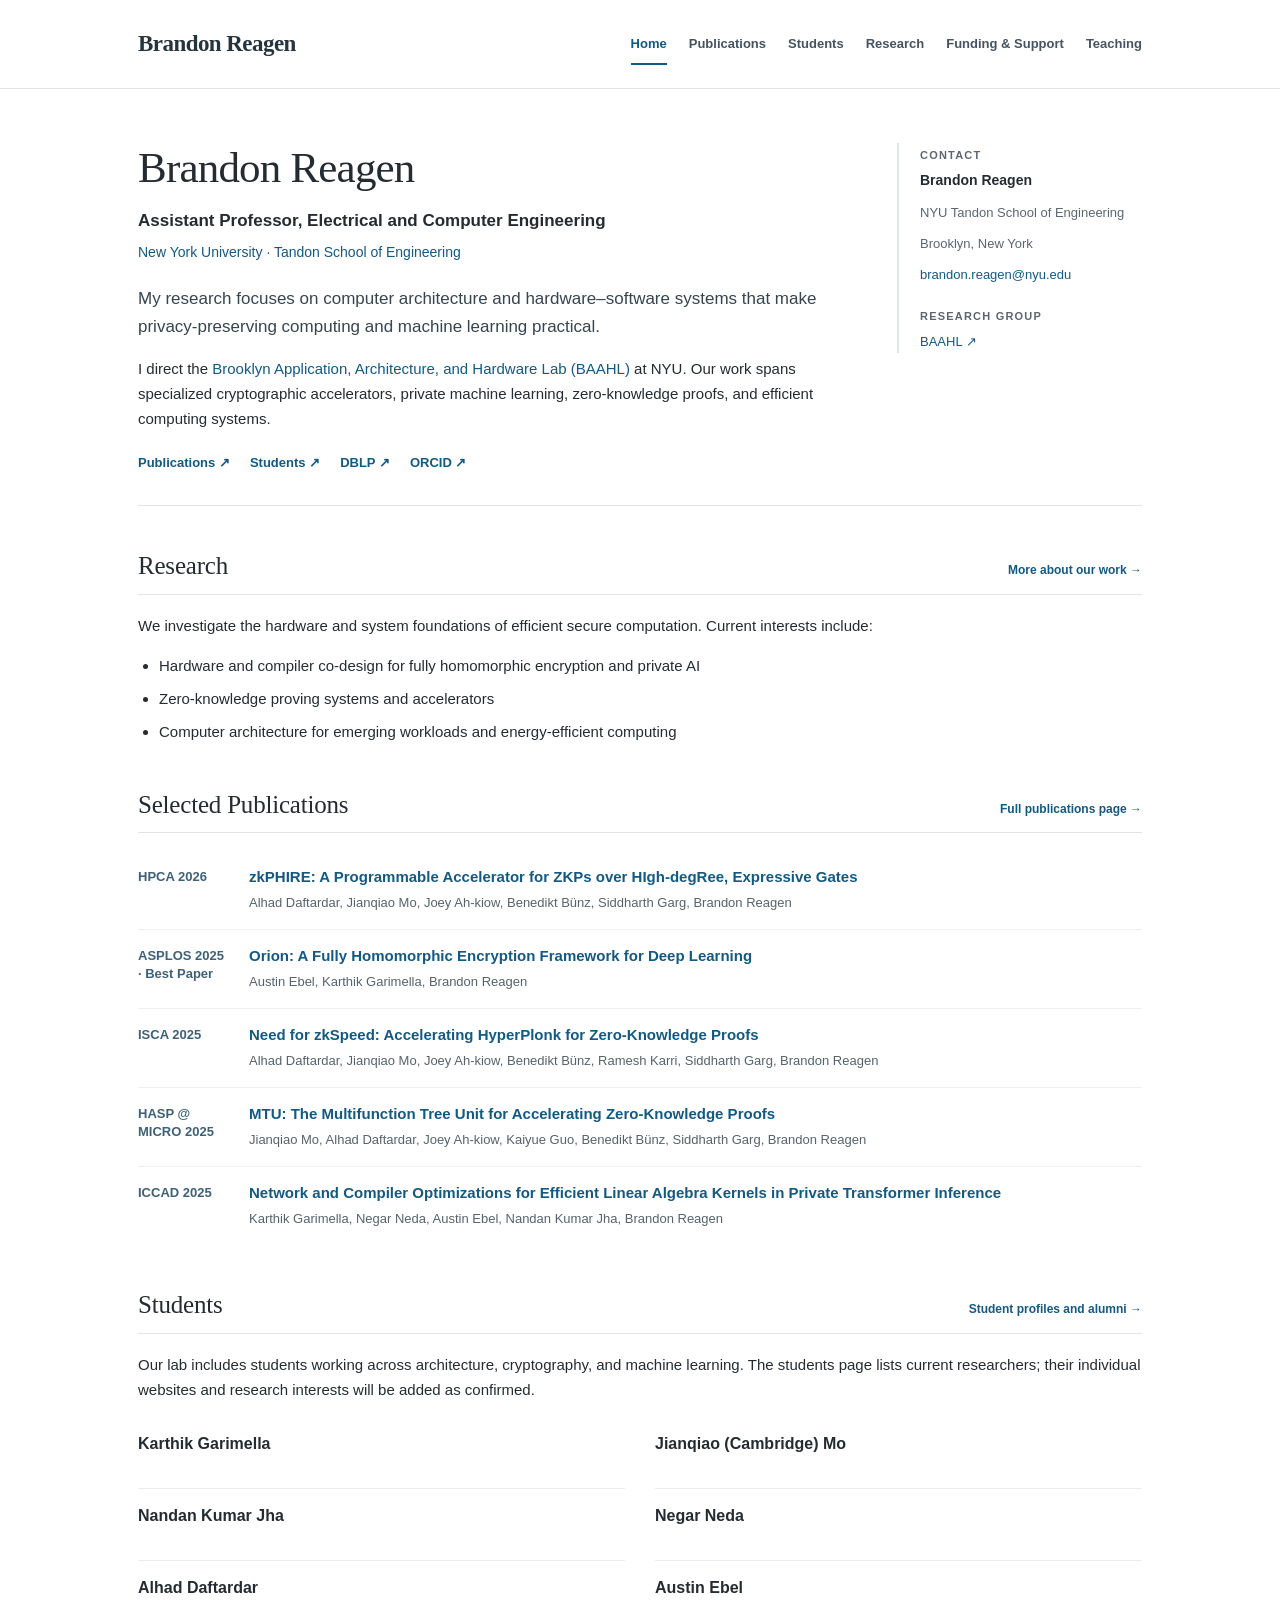
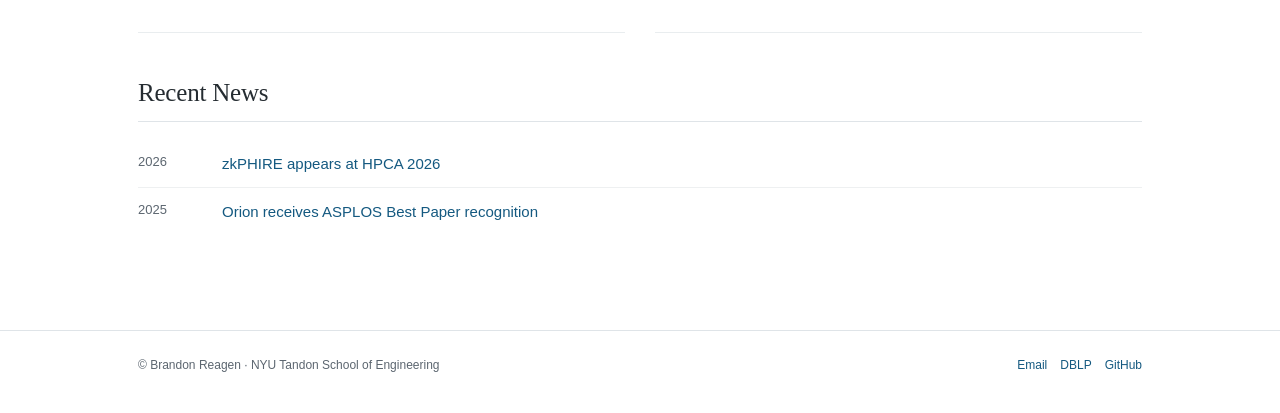
<file: index.html>
<!doctype html><html lang="en"><head><meta charset="utf-8"><meta name="viewport" content="width=device-width, initial-scale=1"><meta name="description" content="Brandon Reagen — computer architecture, hardware acceleration, privacy-preserving computing, publications and students at NYU Tandon."><title>Home | Brandon Reagen</title><link rel="stylesheet" href="styles.css"><script src="content.js" defer></script><script src="site.js" defer></script></head><body><a class="skip-link" href="#main">Skip to content</a><header class="site-header"><div class="site-width header-content"><a class="brand" href="index.html">Brandon Reagen</a><nav class="site-nav" aria-label="Main navigation"><a href="index.html" aria-current="page">Home</a><a href="publications.html">Publications</a><a href="students.html">Students</a><a href="research.html">Research</a><a href="funding.html">Funding & Support</a><a href="teaching.html">Teaching</a></nav></div></header><main id="main" class="site-width site-main"><section class="intro"><div class="home-identity"><div><h1>Brandon Reagen</h1><p class="academic-title">Assistant Professor, Electrical and Computer Engineering</p><p class="affiliation"><a href="https://engineering.nyu.edu/">New York University · Tandon School of Engineering</a></p><p class="intro-lead">My research focuses on computer architecture and hardware–software systems that make privacy-preserving computing and machine learning practical.</p><p>I direct the <a href="https://wp.nyu.edu/baahl/">Brooklyn Application, Architecture, and Hardware Lab (BAAHL)</a> at NYU. Our work spans specialized cryptographic accelerators, private machine learning, zero-knowledge proofs, and efficient computing systems.</p><div class="profile-links"><a href="publications.html">Publications ↗</a><a href="students.html">Students ↗</a><a href="https://dblp.org/pid/135/8203">DBLP ↗</a><a href="https://orcid.org/0000-0002-1932-2750">ORCID ↗</a></div></div><aside class="contact-facts"><p class="small-heading">Contact</p><strong>Brandon Reagen</strong><span>NYU Tandon School of Engineering</span><span>Brooklyn, New York</span><a href="mailto:brandon.reagen@nyu.edu">brandon.reagen@nyu.edu</a><p class="small-heading" style="margin-top:22px">Research group</p><a href="https://wp.nyu.edu/baahl/">BAAHL ↗</a></aside></div></section><section class="content-section"><div class="section-head"><h2>Research</h2><a href="research.html">More about our work →</a></div><p>We investigate the hardware and system foundations of efficient secure computation. Current interests include:</p><ul class="topic-list"><li>Hardware and compiler co-design for fully homomorphic encryption and private AI</li><li>Zero-knowledge proving systems and accelerators</li><li>Computer architecture for emerging workloads and energy-efficient computing</li></ul></section><section class="content-section"><div class="section-head"><h2>Selected Publications</h2><a href="publications.html">Full publications page →</a></div><div id="home-papers"></div></section><section class="content-section"><div class="section-head"><h2>Students</h2><a href="students.html">Student profiles and alumni →</a></div><p>Our lab includes students working across architecture, cryptography, and machine learning. The students page lists current researchers; their individual websites and research interests will be added as confirmed.</p><div class="directory" id="home-students"></div></section><section class="content-section"><div class="section-head"><h2>Recent News</h2></div><ul class="news-list" id="news-list"></ul></section></main><footer class="site-footer"><div class="site-width footer-inner"><span>© Brandon Reagen · NYU Tandon School of Engineering</span><span><a href="mailto:brandon.reagen@nyu.edu">Email</a><a href="https://dblp.org/pid/135/8203">DBLP</a><a href="https://github.com/pbr-nyu">GitHub</a></span></div></footer></body></html>
</file>
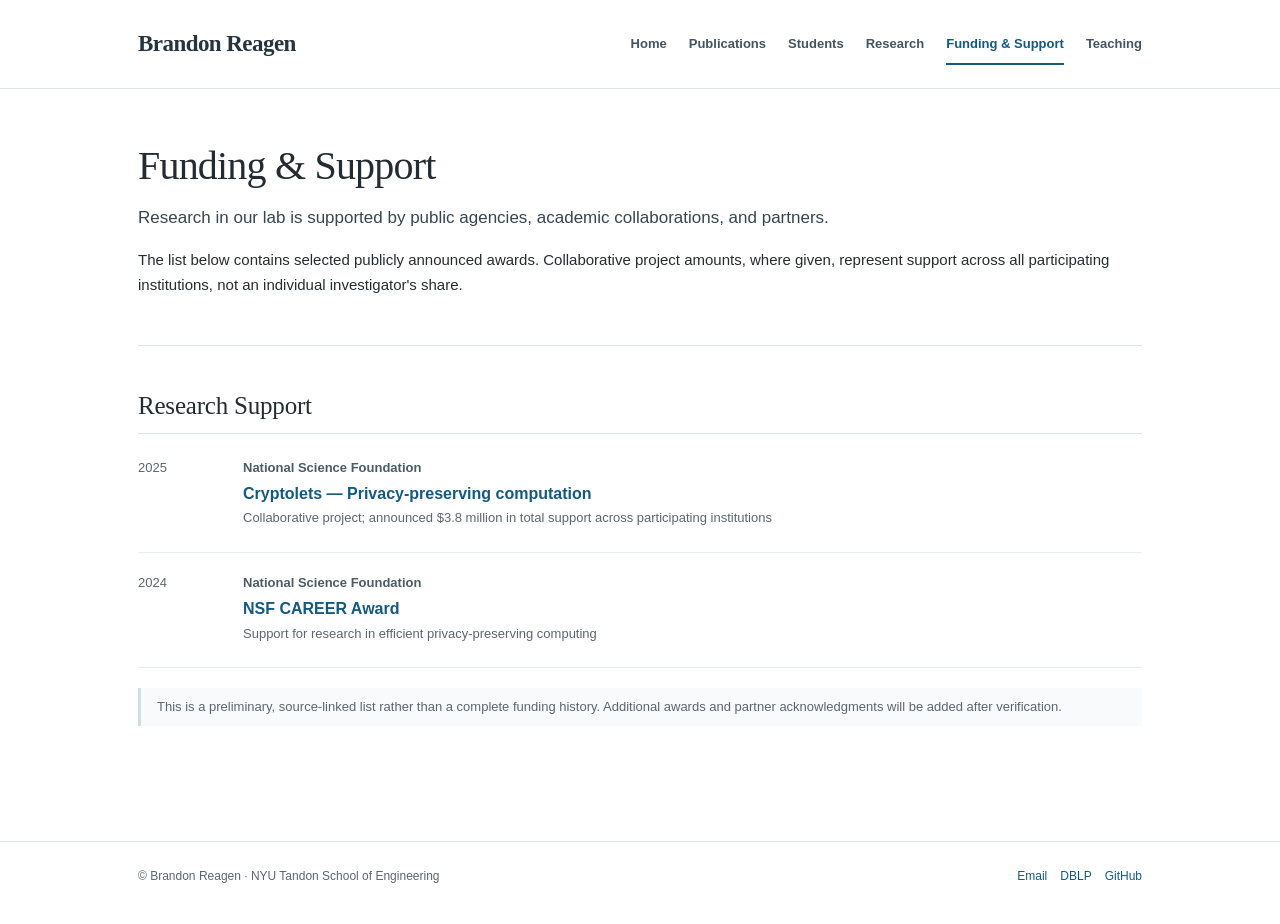
<file: funding.html>
<!doctype html><html lang="en"><head><meta charset="utf-8"><meta name="viewport" content="width=device-width, initial-scale=1"><meta name="description" content="Brandon Reagen — computer architecture, hardware acceleration, privacy-preserving computing, publications and students at NYU Tandon."><title>Funding & Support | Brandon Reagen</title><link rel="stylesheet" href="styles.css"><script src="content.js" defer></script><script src="site.js" defer></script></head><body><a class="skip-link" href="#main">Skip to content</a><header class="site-header"><div class="site-width header-content"><a class="brand" href="index.html">Brandon Reagen</a><nav class="site-nav" aria-label="Main navigation"><a href="index.html">Home</a><a href="publications.html">Publications</a><a href="students.html">Students</a><a href="research.html">Research</a><a href="funding.html" aria-current="page">Funding & Support</a><a href="teaching.html">Teaching</a></nav></div></header><main id="main" class="site-width site-main"><section class="intro"><h1>Funding &amp; Support</h1><p class="intro-lead">Research in our lab is supported by public agencies, academic collaborations, and partners.</p><p>The list below contains selected publicly announced awards. Collaborative project amounts, where given, represent support across all participating institutions, not an individual investigator's share.</p></section><section class="content-section"><div class="section-head"><h2>Research Support</h2></div><div id="funding-list"></div><p class="note">This is a preliminary, source-linked list rather than a complete funding history. Additional awards and partner acknowledgments will be added after verification.</p></section></main><footer class="site-footer"><div class="site-width footer-inner"><span>© Brandon Reagen · NYU Tandon School of Engineering</span><span><a href="mailto:brandon.reagen@nyu.edu">Email</a><a href="https://dblp.org/pid/135/8203">DBLP</a><a href="https://github.com/pbr-nyu">GitHub</a></span></div></footer></body></html>
</file>
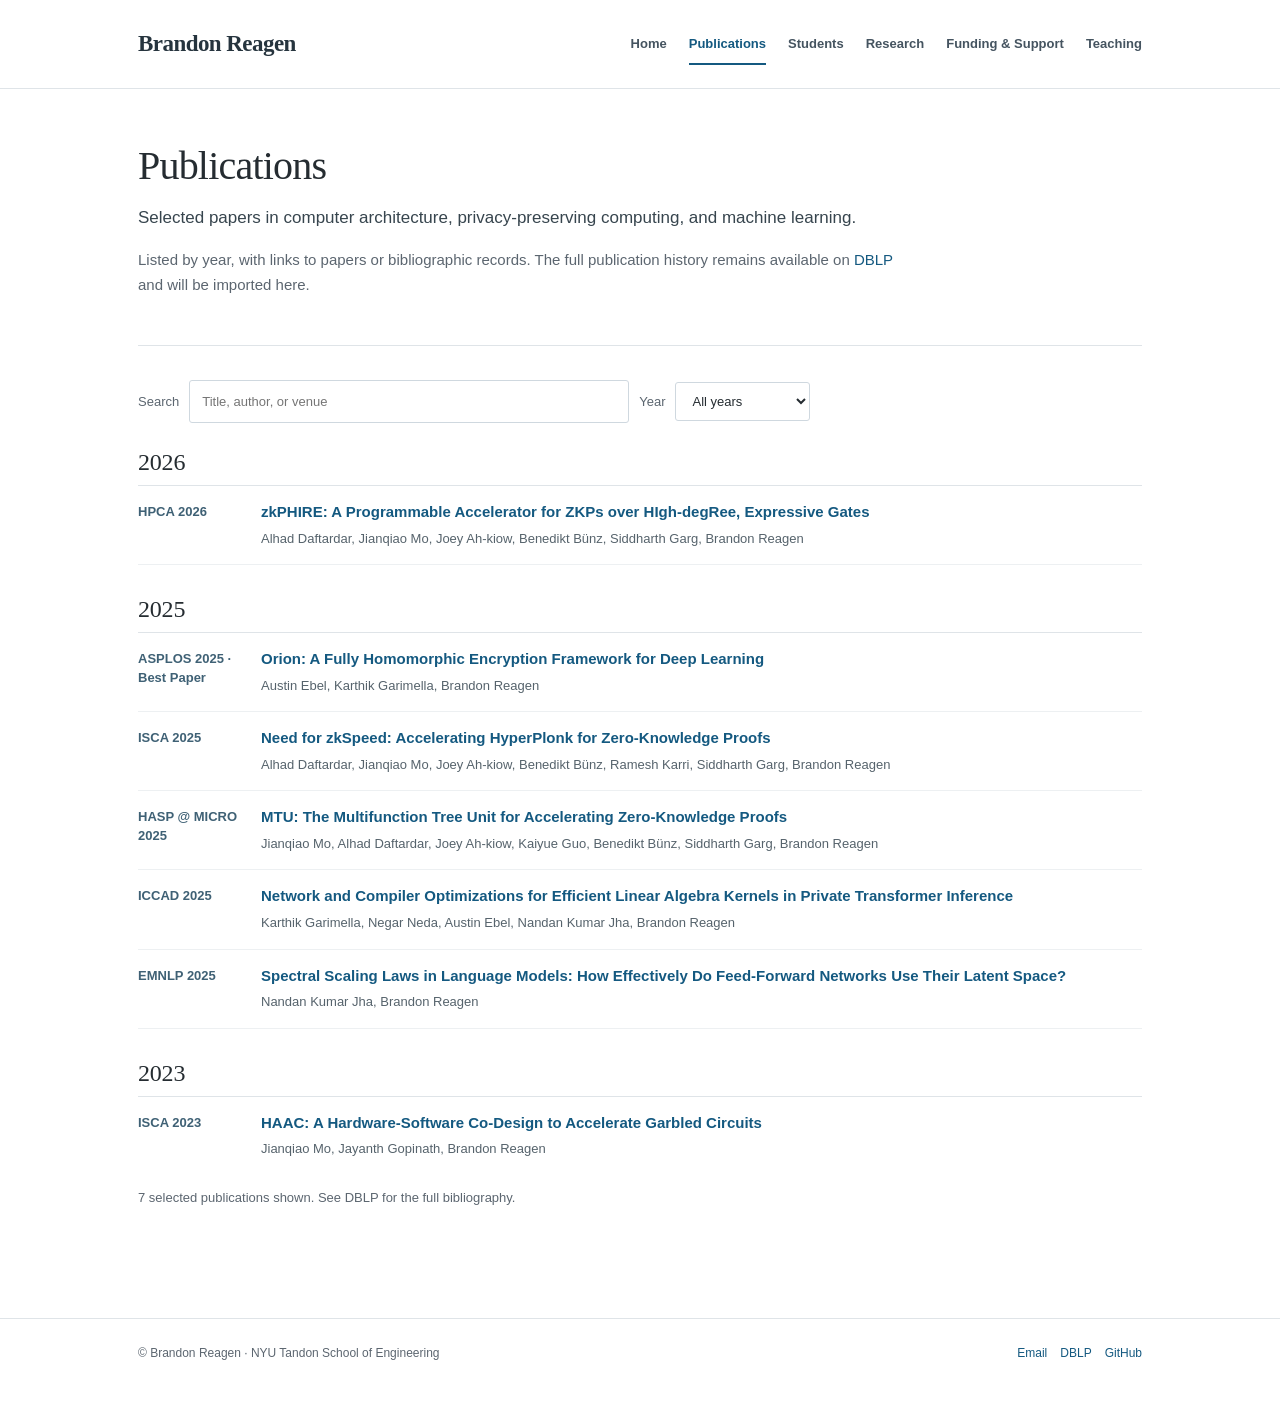
<file: publications.html>
<!doctype html><html lang="en"><head><meta charset="utf-8"><meta name="viewport" content="width=device-width, initial-scale=1"><meta name="description" content="Brandon Reagen — computer architecture, hardware acceleration, privacy-preserving computing, publications and students at NYU Tandon."><title>Publications | Brandon Reagen</title><link rel="stylesheet" href="styles.css"><script src="content.js" defer></script><script src="site.js" defer></script></head><body><a class="skip-link" href="#main">Skip to content</a><header class="site-header"><div class="site-width header-content"><a class="brand" href="index.html">Brandon Reagen</a><nav class="site-nav" aria-label="Main navigation"><a href="index.html">Home</a><a href="publications.html" aria-current="page">Publications</a><a href="students.html">Students</a><a href="research.html">Research</a><a href="funding.html">Funding & Support</a><a href="teaching.html">Teaching</a></nav></div></header><main id="main" class="site-width site-main"><section class="intro"><h1>Publications</h1><p class="intro-lead">Selected papers in computer architecture, privacy-preserving computing, and machine learning.</p><p class="intro-note">Listed by year, with links to papers or bibliographic records. The full publication history remains available on <a href="https://dblp.org/pid/135/8203">DBLP</a> and will be imported here.</p></section><div class="filters"><label for="search" class="filter-label">Search</label><input id="search" type="search" placeholder="Title, author, or venue"><label for="year" class="filter-label">Year</label><select id="year"><option value="all">All years</option></select></div><div id="paper-list" aria-live="polite"></div><p class="page-aux" id="pub-count"></p></main><footer class="site-footer"><div class="site-width footer-inner"><span>© Brandon Reagen · NYU Tandon School of Engineering</span><span><a href="mailto:brandon.reagen@nyu.edu">Email</a><a href="https://dblp.org/pid/135/8203">DBLP</a><a href="https://github.com/pbr-nyu">GitHub</a></span></div></footer></body></html>
</file>
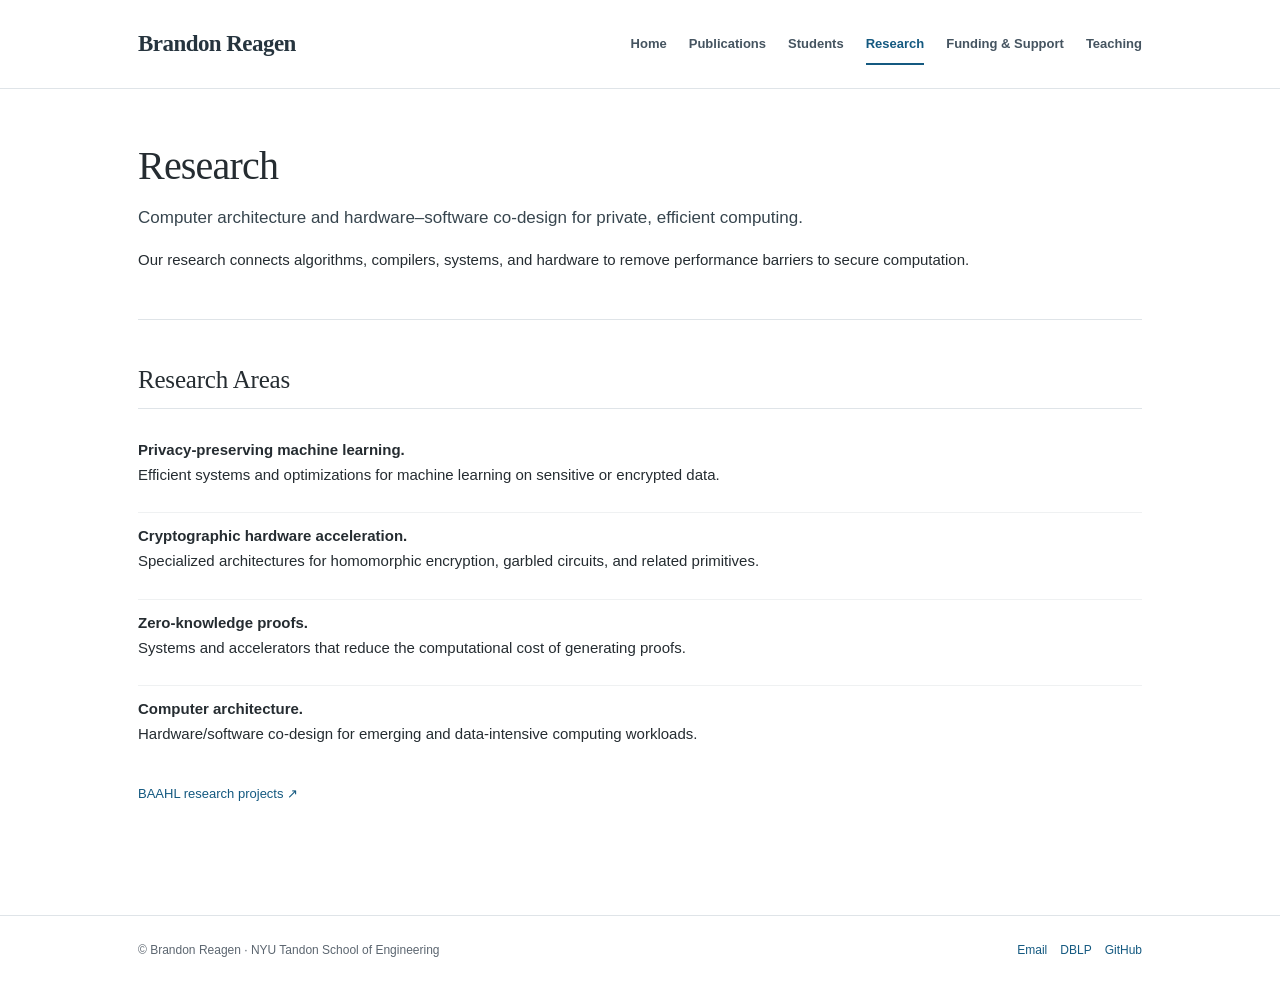
<file: research.html>
<!doctype html><html lang="en"><head><meta charset="utf-8"><meta name="viewport" content="width=device-width, initial-scale=1"><meta name="description" content="Brandon Reagen — computer architecture, hardware acceleration, privacy-preserving computing, publications and students at NYU Tandon."><title>Research | Brandon Reagen</title><link rel="stylesheet" href="styles.css"><script src="content.js" defer></script><script src="site.js" defer></script></head><body><a class="skip-link" href="#main">Skip to content</a><header class="site-header"><div class="site-width header-content"><a class="brand" href="index.html">Brandon Reagen</a><nav class="site-nav" aria-label="Main navigation"><a href="index.html">Home</a><a href="publications.html">Publications</a><a href="students.html">Students</a><a href="research.html" aria-current="page">Research</a><a href="funding.html">Funding & Support</a><a href="teaching.html">Teaching</a></nav></div></header><main id="main" class="site-width site-main"><section class="intro"><h1>Research</h1><p class="intro-lead">Computer architecture and hardware–software co-design for private, efficient computing.</p><p>Our research connects algorithms, compilers, systems, and hardware to remove performance barriers to secure computation.</p></section><section class="content-section"><div class="section-head"><h2>Research Areas</h2></div><ul class="simple-list"><li><strong>Privacy-preserving machine learning.</strong><p>Efficient systems and optimizations for machine learning on sensitive or encrypted data.</p></li><li><strong>Cryptographic hardware acceleration.</strong><p>Specialized architectures for homomorphic encryption, garbled circuits, and related primitives.</p></li><li><strong>Zero-knowledge proofs.</strong><p>Systems and accelerators that reduce the computational cost of generating proofs.</p></li><li><strong>Computer architecture.</strong><p>Hardware/software co-design for emerging and data-intensive computing workloads.</p></li></ul><p class="page-aux"><a href="https://wp.nyu.edu/baahl/projects/">BAAHL research projects ↗</a></p></section></main><footer class="site-footer"><div class="site-width footer-inner"><span>© Brandon Reagen · NYU Tandon School of Engineering</span><span><a href="mailto:brandon.reagen@nyu.edu">Email</a><a href="https://dblp.org/pid/135/8203">DBLP</a><a href="https://github.com/pbr-nyu">GitHub</a></span></div></footer></body></html>
</file>
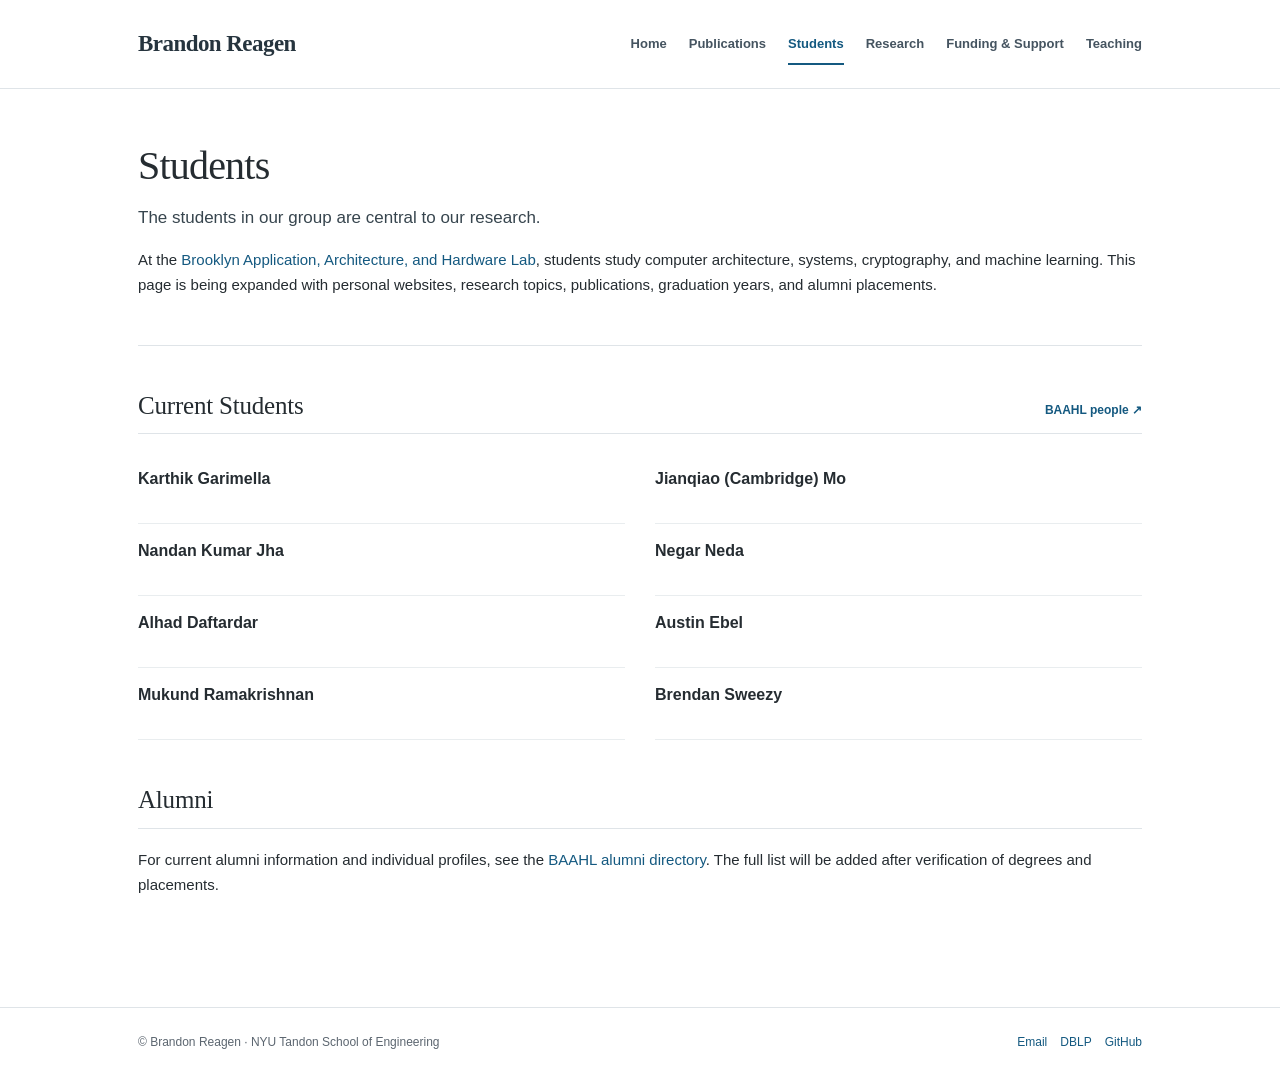
<file: students.html>
<!doctype html><html lang="en"><head><meta charset="utf-8"><meta name="viewport" content="width=device-width, initial-scale=1"><meta name="description" content="Brandon Reagen — computer architecture, hardware acceleration, privacy-preserving computing, publications and students at NYU Tandon."><title>Students | Brandon Reagen</title><link rel="stylesheet" href="styles.css"><script src="content.js" defer></script><script src="site.js" defer></script></head><body><a class="skip-link" href="#main">Skip to content</a><header class="site-header"><div class="site-width header-content"><a class="brand" href="index.html">Brandon Reagen</a><nav class="site-nav" aria-label="Main navigation"><a href="index.html">Home</a><a href="publications.html">Publications</a><a href="students.html" aria-current="page">Students</a><a href="research.html">Research</a><a href="funding.html">Funding & Support</a><a href="teaching.html">Teaching</a></nav></div></header><main id="main" class="site-width site-main"><section class="intro"><h1>Students</h1><p class="intro-lead">The students in our group are central to our research.</p><p>At the <a href="https://wp.nyu.edu/baahl/">Brooklyn Application, Architecture, and Hardware Lab</a>, students study computer architecture, systems, cryptography, and machine learning. This page is being expanded with personal websites, research topics, publications, graduation years, and alumni placements.</p></section><section class="content-section"><div class="section-head"><h2>Current Students</h2><a href="https://wp.nyu.edu/baahl/people/">BAAHL people ↗</a></div><div class="directory" id="student-list"></div></section><section class="content-section"><div class="section-head"><h2>Alumni</h2></div><p>For current alumni information and individual profiles, see the <a href="https://wp.nyu.edu/baahl/people/">BAAHL alumni directory</a>. The full list will be added after verification of degrees and placements.</p></section></main><footer class="site-footer"><div class="site-width footer-inner"><span>© Brandon Reagen · NYU Tandon School of Engineering</span><span><a href="mailto:brandon.reagen@nyu.edu">Email</a><a href="https://dblp.org/pid/135/8203">DBLP</a><a href="https://github.com/pbr-nyu">GitHub</a></span></div></footer></body></html>
</file>
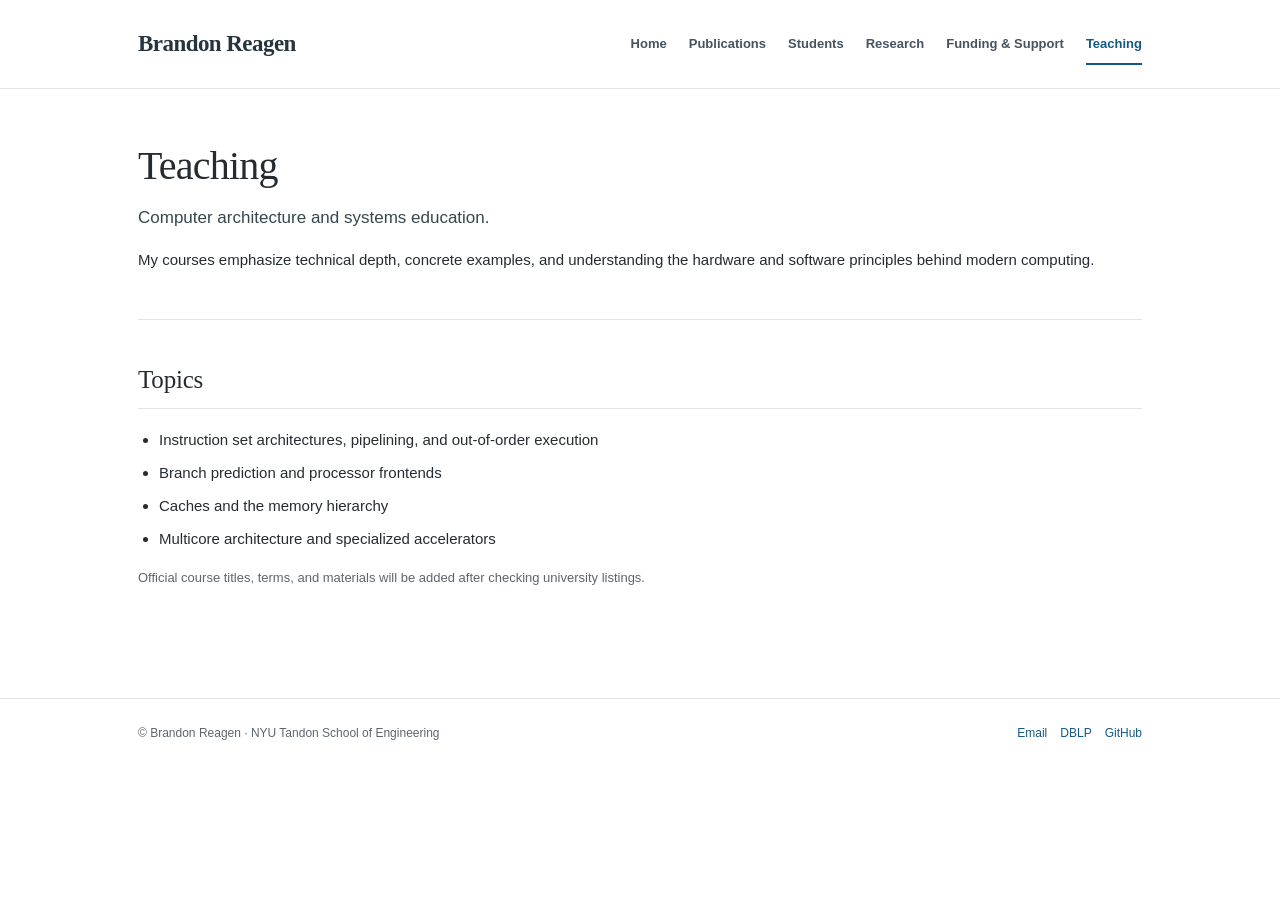
<file: teaching.html>
<!doctype html><html lang="en"><head><meta charset="utf-8"><meta name="viewport" content="width=device-width, initial-scale=1"><meta name="description" content="Brandon Reagen — computer architecture, hardware acceleration, privacy-preserving computing, publications and students at NYU Tandon."><title>Teaching | Brandon Reagen</title><link rel="stylesheet" href="styles.css"><script src="content.js" defer></script><script src="site.js" defer></script></head><body><a class="skip-link" href="#main">Skip to content</a><header class="site-header"><div class="site-width header-content"><a class="brand" href="index.html">Brandon Reagen</a><nav class="site-nav" aria-label="Main navigation"><a href="index.html">Home</a><a href="publications.html">Publications</a><a href="students.html">Students</a><a href="research.html">Research</a><a href="funding.html">Funding & Support</a><a href="teaching.html" aria-current="page">Teaching</a></nav></div></header><main id="main" class="site-width site-main"><section class="intro"><h1>Teaching</h1><p class="intro-lead">Computer architecture and systems education.</p><p>My courses emphasize technical depth, concrete examples, and understanding the hardware and software principles behind modern computing.</p></section><section class="content-section"><div class="section-head"><h2>Topics</h2></div><ul class="teacher-list"><li>Instruction set architectures, pipelining, and out-of-order execution</li><li>Branch prediction and processor frontends</li><li>Caches and the memory hierarchy</li><li>Multicore architecture and specialized accelerators</li></ul><p class="page-aux">Official course titles, terms, and materials will be added after checking university listings.</p></section></main><footer class="site-footer"><div class="site-width footer-inner"><span>© Brandon Reagen · NYU Tandon School of Engineering</span><span><a href="mailto:brandon.reagen@nyu.edu">Email</a><a href="https://dblp.org/pid/135/8203">DBLP</a><a href="https://github.com/pbr-nyu">GitHub</a></span></div></footer></body></html>
</file>
<file: styles.css>
:root{--text:#252c31;--muted:#5c6670;--link:#145980;--line:#dfe4e8;--soft:#f5f7f8;--max:1060px}
*,*::before,*::after{box-sizing:border-box}
html{scroll-behavior:smooth;scroll-padding-top:1rem}
body{margin:0;background:#fff;color:var(--text);font:15px/1.68 -apple-system,BlinkMacSystemFont,"Segoe UI",Arial,Helvetica,sans-serif}
a{color:var(--link);text-decoration:none}a:hover{text-decoration:underline}a:focus-visible,button:focus-visible,input:focus-visible,select:focus-visible{outline:3px solid #6e97b0;outline-offset:3px}
.site-width{max-width:var(--max);margin:0 auto;padding:0 28px}
.skip-link{position:absolute;left:-999px;top:12px;background:#fff;padding:10px;z-index:50}.skip-link:focus{left:12px}
.site-header{border-bottom:1px solid var(--line);background:#fff}
.header-content{display:flex;align-items:center;justify-content:space-between;gap:20px;min-height:88px}
.brand{font-family:Georgia,"Times New Roman",serif;font-size:23px;font-weight:700;letter-spacing:-.55px;color:#26343e;white-space:nowrap}
.brand:hover{text-decoration:none}
.site-nav{display:flex;flex-wrap:wrap;gap:22px;align-items:center}
.site-nav a{color:#455460;font-size:13px;font-weight:600;padding:10px 0;white-space:nowrap}
.site-nav a:hover,.site-nav a[aria-current="page"]{color:var(--link);text-decoration:none}
.site-nav a[aria-current="page"]{box-shadow:inset 0 -2px var(--link)}
.site-main{padding-top:54px;padding-bottom:95px}
h1,h2,h3{line-height:1.22}
h1{font:normal 40px/1.15 Georgia,"Times New Roman",serif;letter-spacing:-.8px;margin:0 0 15px}
h2{font:normal 25px/1.26 Georgia,"Times New Roman",serif;letter-spacing:-.2px;margin:0 0 15px}
h3{font-size:17px;margin:0 0 8px}
p{margin-top:0;margin-bottom:15px}
.intro{border-bottom:1px solid var(--line);padding-bottom:32px;margin-bottom:34px}
.intro .intro-lead{font-size:17px;line-height:1.66;max-width:780px;color:#37454e}
.intro .intro-note{max-width:780px;color:var(--muted)}
.small-heading{font-size:11px;text-transform:uppercase;letter-spacing:.11em;color:var(--muted);font-weight:700}
.home-identity{display:grid;grid-template-columns:minmax(0,1fr) 245px;gap:60px}
.home-identity h1{font-size:43px;margin-top:0}
.academic-title{font-size:17px;font-weight:600;margin:0 0 5px}
.affiliation{color:var(--muted);margin-bottom:20px;font-size:14px}
.profile-links{display:flex;flex-wrap:wrap;gap:10px 20px;margin-top:20px;font-size:13px;font-weight:600}
.contact-facts{border-left:2px solid #e0e6ea;padding:3px 0 0 21px;font-size:13px;align-self:start}
.contact-facts strong{display:block;font-size:14px;margin-bottom:9px}
.contact-facts span{display:block;color:var(--muted);margin-bottom:9px}
.contact-facts .small-heading{margin:0 0 5px}
.content-section{margin-top:44px}
.content-section:first-child{margin-top:0}
.section-head{display:flex;justify-content:space-between;align-items:baseline;gap:16px;border-bottom:1px solid var(--line);padding-bottom:12px;margin-bottom:18px}
.section-head h2{margin:0}
.section-head>a{font-size:12px;font-weight:600;white-space:nowrap}
.topic-list{margin:10px 0 0;padding-left:21px;max-width:840px}
.topic-list li{margin:8px 0}
.news-list,.simple-list{margin:0;padding:0;list-style:none}
.news-list li{padding:11px 0;border-bottom:1px solid #eef0f1;display:grid;grid-template-columns:70px minmax(0,1fr);gap:14px}
.news-list time{color:var(--muted);font-size:13px}
.news-list li:last-child,.simple-list li:last-child{border:0}
.simple-list li{padding:10px 0;border-bottom:1px solid #eff1f2}
.two-up{display:grid;grid-template-columns:minmax(0,1fr) minmax(0,1fr);gap:38px}
.muted{color:var(--muted)}
.small{font-size:13px}
.page-aux{font-size:13px;color:var(--muted);margin-top:12px}
.paper-list{padding:0;list-style:none;margin:0}
.paper-item{display:grid;grid-template-columns:105px minmax(0,1fr);gap:18px;padding:15px 0;border-bottom:1px solid #edf0f2}
.paper-item:last-child{border-bottom:0}
.paper-venue{color:#3f6175;font-size:13px;font-weight:600;line-height:1.4;padding-top:2px}
.paper-title{font-weight:650;font-size:15px;line-height:1.48}
.paper-authors{color:#56636c;font-size:13px;margin:4px 0 0}
.paper-item.compact{grid-template-columns:93px minmax(0,1fr)}
.pub-year{font:normal 24px Georgia,serif;border-bottom:1px solid var(--line);padding:0 0 9px;margin:31px 0 0}
.pub-year:first-child{margin-top:12px}
.filters{display:flex;gap:10px;align-items:center;flex-wrap:wrap;margin:20px 0 26px}
.filters input,.filters select{border:1px solid #cfd8df;background:#fff;border-radius:3px;padding:10px 12px;font:inherit;font-size:13px;color:var(--text)}
.filters input{flex:1;min-width:210px;max-width:440px}
.filters select{min-width:135px}
.filter-label{font-size:13px;color:var(--muted)}
.directory{display:grid;grid-template-columns:repeat(2,minmax(0,1fr));gap:0 30px;margin:10px 0 0}
.person{min-height:72px;border-bottom:1px solid #e9edef;padding:14px 0}
.person-name{font-size:16px;font-weight:600}
.person-meta{font-size:12px;color:var(--muted);margin:2px 0}
.person-link{font-size:12px;margin-top:3px;display:inline-block}
.subsection-label{font-size:17px;margin:30px 0 0;font-weight:600}
.funding-entry{display:grid;grid-template-columns:88px minmax(0,1fr);gap:17px;border-bottom:1px solid #e8edf0;padding:19px 0}
.funding-entry:first-of-type{padding-top:5px}
.funding-entry time{font-size:13px;color:var(--muted)}
.funding-entry h3{font-size:16px;margin:0 0 4px}
.funding-entry .sponsor{font-size:13px;font-weight:600;color:#4b5c67;margin-bottom:5px}
.funding-entry .details{color:var(--muted);font-size:13px;margin:4px 0}
.note{border-left:3px solid #d2dde5;padding:8px 16px;color:var(--muted);background:#f9fafb;font-size:13px;margin:20px 0}
.teacher-list{padding-left:21px}
.teacher-list li{margin:8px 0}
.site-footer{border-top:1px solid var(--line);background:#fff;padding:24px 0 38px;color:var(--muted);font-size:12px}
.footer-inner{display:flex;justify-content:space-between;gap:14px;flex-wrap:wrap}
.footer-inner a{margin-left:13px}
@media(max-width:900px){.header-content{align-items:flex-start;flex-direction:column;gap:8px;padding-top:21px;padding-bottom:15px}.site-nav{gap:4px 20px}.home-identity{grid-template-columns:1fr;gap:24px}.contact-facts{border-left:0;border-top:1px solid var(--line);padding:15px 0 0;display:grid;grid-template-columns:repeat(2,1fr);gap:0 18px}}
@media(max-width:600px){.site-width{padding-left:19px;padding-right:19px}.site-main{padding-top:33px;padding-bottom:60px}h1,.home-identity h1{font-size:34px}.site-nav{gap:0 16px}.site-nav a{font-size:12px}.two-up,.directory{grid-template-columns:1fr;gap:0}.paper-item,.paper-item.compact{grid-template-columns:1fr;gap:3px}.paper-venue{font-size:12px}.section-head{align-items:flex-start;flex-direction:column;gap:6px}.news-list li{grid-template-columns:52px 1fr;gap:10px}.funding-entry{grid-template-columns:58px 1fr;gap:12px}.contact-facts{grid-template-columns:1fr}.footer-inner{flex-direction:column}}
@media(prefers-reduced-motion:reduce){html{scroll-behavior:auto}}
</file>
